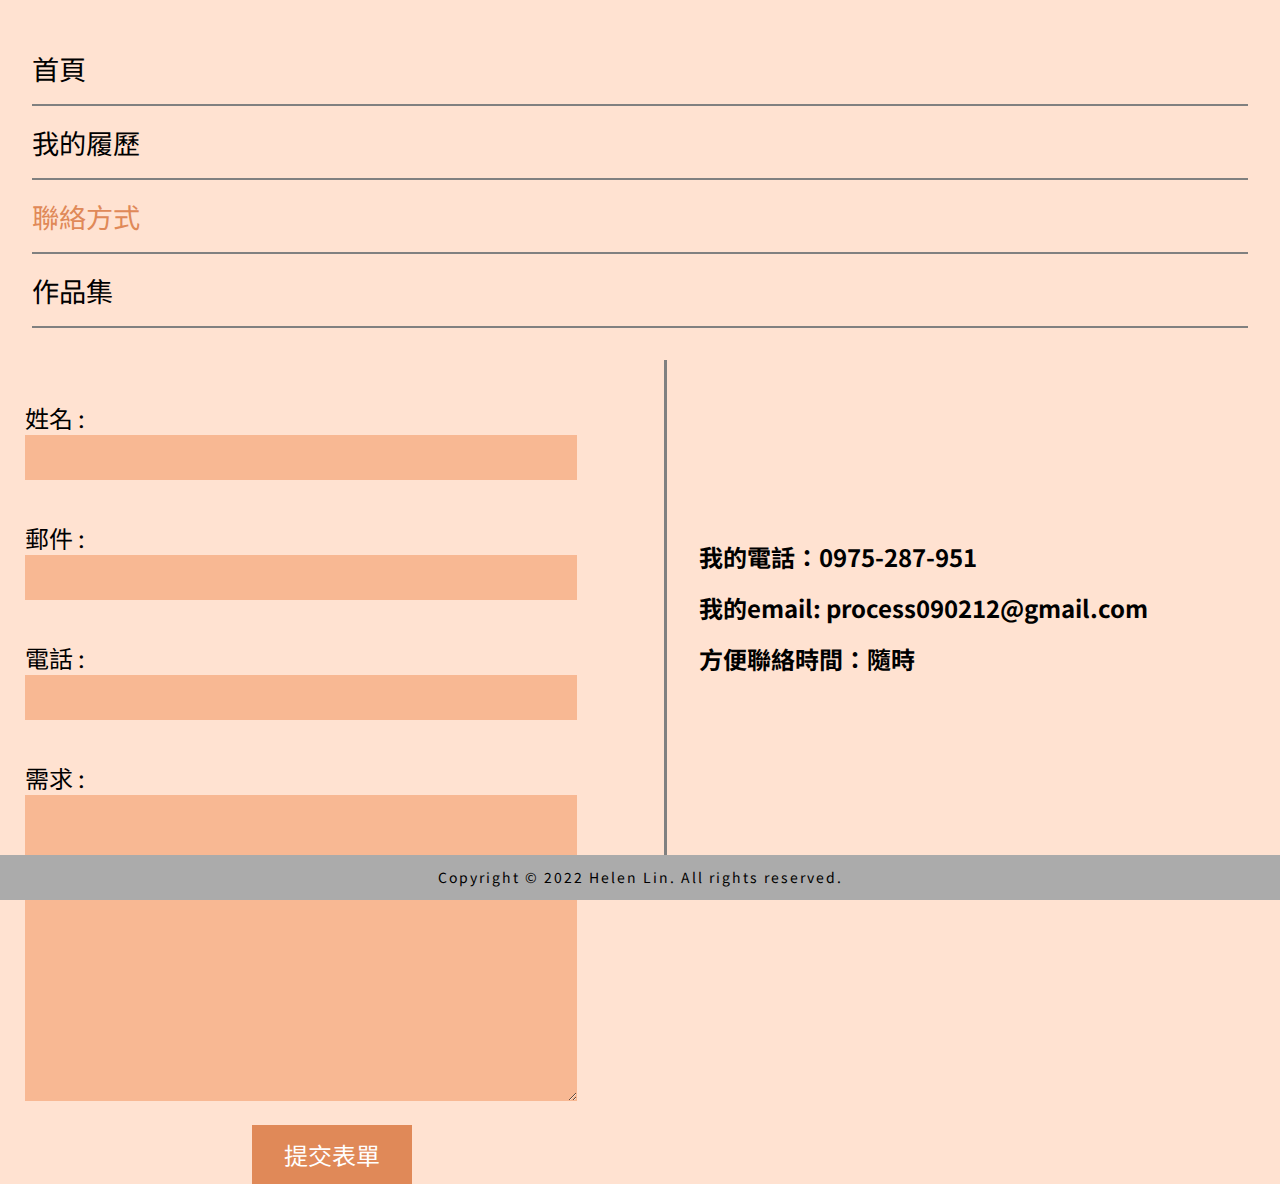
<file: contact.html>
<!DOCTYPE html>
<html lang="zh">
  <head>
    <meta charset="UTF-8" />
    <meta http-equiv="X-UA-Compatible" content="IE=edge" />
    <meta name="viewport" content="width=device-width, initial-scale=1.0" />
    <meta name="author" content="helen Lin" />
    <meta name="robots" content="index, follow" />
    <meta name="description" content="關於前端網頁的作品集" />
    <title>聯絡方式</title>
    <link rel="preconnect" href="https://fonts.googleapis.com" />
    <link rel="preconnect" href="https://fonts.gstatic.com" crossorigin />
    <link
      href="https://fonts.googleapis.com/css2?family=Noto+Sans+TC&display=swap"
      rel="stylesheet"
    />
    <link rel="stylesheet" href="./css/ianimation.css" />
    <link rel="stylesheet" href="./css/person.css" />
    <link rel="stylesheet" href="./css/all.css">
  </head>
  <body>
    <header>
      <nav>
        <ul>
          <li><a class="" href="./index.html">首頁</a></li>
          <li><a class="" href="./resume.html">我的履歷</a></li>
          <li><a class="active" href="./contact.html">聯絡方式</a></li>
          <li><a class="" href="./project.html">作品集</a></li>
        </ul>
      </nav>
    </header>

    <main>
      <section class="form">
        <form>
          <div>
            <label for="name">姓名 :</label> <input type="text" name="name" />
          </div>
          <div>
            <label for="email">郵件 :</label>
            <input type="email" name="email" />
          </div>
          <div>
            <label for="phone">電話 :</label>
            <input type="number" name="phone" />
          </div>
          <div>
            <label for="need">需求 :</label>
            <textarea name="need" id="need" rows="10"></textarea>
          </div>

          <button type="submit">提交表單</button>
        </form>
      </section>
      <div class="line"></div>
      <section class="contact">
        <div class="contact">
          <h2>我的電話：0975-287-951</h2>
          <h2>我的email: process090212@gmail.com</h2>
          <h2>方便聯絡時間：隨時</h2>
        </div>
      </section>
    </main>
          <!-- ig/line/fg icon -->
    <section class="icon" >
      <div>
        <a href="https://line.me/ti/p/TKOeGnWe6Z"><i class="fa-brands fa-line"></i></a>
        <a href="https://www.instagram.com/tiantian____/"><i class="fa-brands fa-instagram"></i></a>
        <a href="https://www.facebook.com/profile.php?id=100002166942580"><i class="fa-brands fa-facebook-messenger"></i></a>
      </div>
    </section>
    <footer>
      <p>Copyright © 2022 Helen Lin. All rights reserved.</p>
    </footer>
  </body>
</html>
</file>
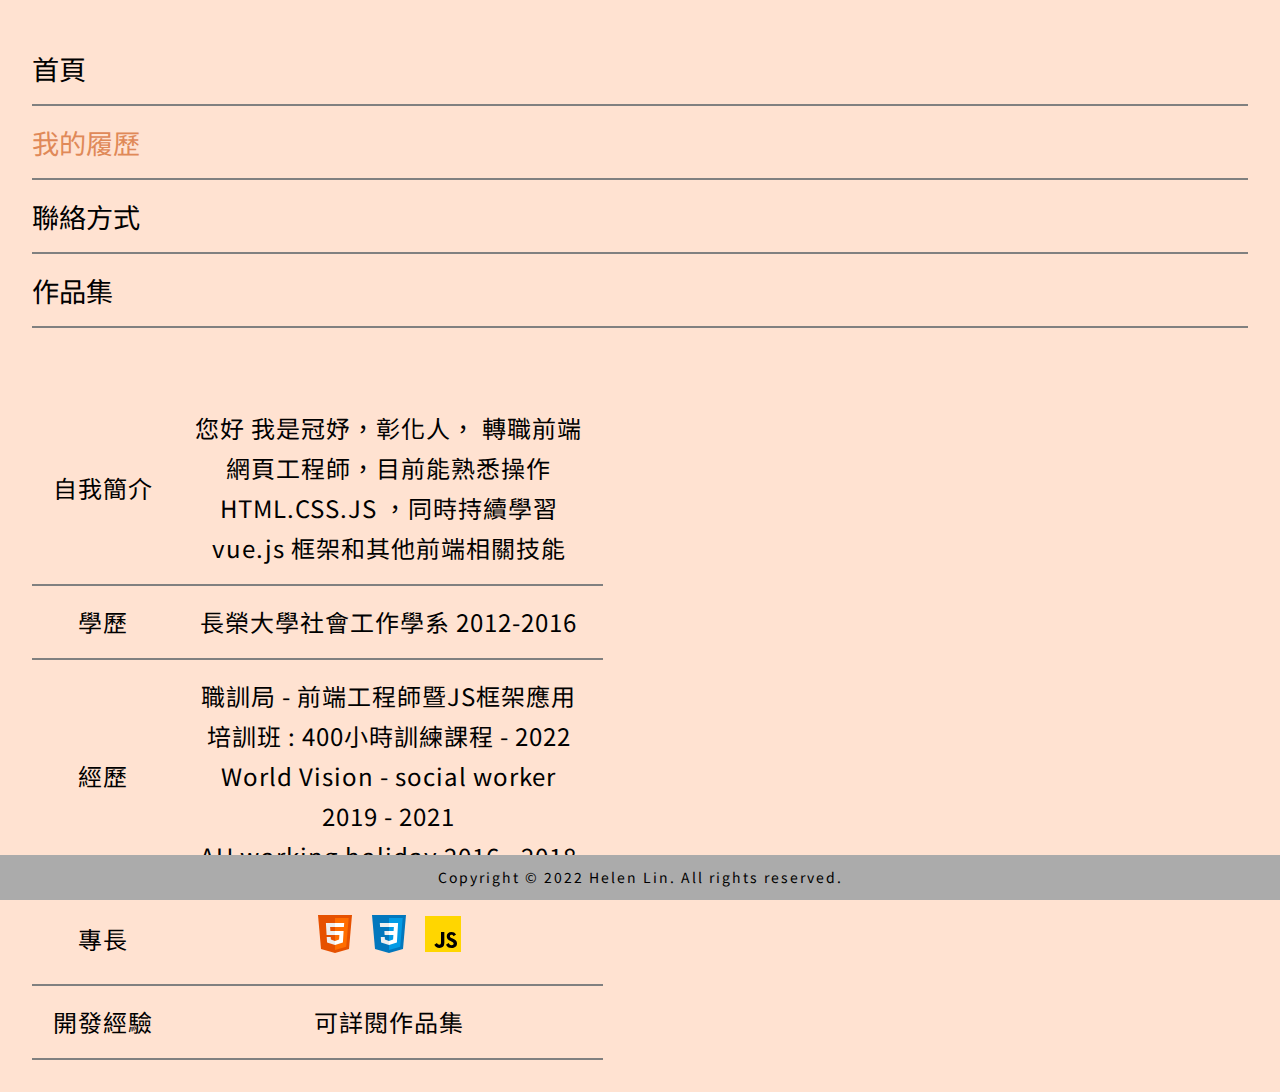
<file: resume.html>
<!DOCTYPE html>
<html lang="zh">
  <head>
    <meta charset="UTF-8" />
    <meta http-equiv="X-UA-Compatible" content="IE=edge" />
    <meta name="viewport" content="width=device-width, initial-scale=1.0" />
    <meta name="author" content="helen Lin" />
    <meta name="robots" content="index, follow" />
    <meta name="description" content="關於前端網頁的作品集" />
    <title>我的履歷</title>
    <link rel="preconnect" href="https://fonts.googleapis.com" />
    <link rel="preconnect" href="https://fonts.gstatic.com" crossorigin />
    <link
      href="https://fonts.googleapis.com/css2?family=Noto+Sans+TC&display=swap"
      rel="stylesheet"
    />
    <link rel="stylesheet" href="./css/person.css" />
    <link rel="stylesheet" href="./css/all.css" />
  </head>
  <body>
    <header>
      <nav>
        <ul>
          <li><a class="" href="./index.html">首頁</a></li>
          <li><a class="active" href="./resume.html">我的履歷</a></li>
          <li><a class="" href="./contact.html">聯絡方式</a></li>
          <li><a class="" href="./project.html">作品集</a></li>
        </ul>
      </nav>
    </header>

    <main>
      <section class="table">
        <table>
          <tr>
            <td style="width: 20%">自我簡介</td>
            <td style="width: 60%">您好 我是冠妤，彰化人，
              轉職前端網頁工程師，目前能熟悉操作HTML.CSS.JS
              ，同時持續學習 vue.js 框架和其他前端相關技能</td>
          </tr>
          <tr>
            <td>學歷</td>
            <td>長榮大學社會工作學系 2012-2016</td>
          </tr>
          <tr>
            <td>經歷</td>
            <td>
              <ul>
                <li>職訓局 - 前端工程師暨JS框架應用培訓班 : 400小時訓練課程 - 2022</li>
                <li>World Vision - social worker 2019 - 2021</li>
                <li>AU working holiday 2016 - 2018</li>
              </ul>
            </td>
          </tr>
          <tr>
            <td>專長</td>
            <td>
              <img src="./ICONS/icons8-html-5.svg" alt="" />
              <img src="./ICONS/icons8-css3.svg" alt="" />
              <img src="./ICONS/icons8-javascript.svg" alt="" />
            </td>
          </tr>
          <tr>
            <td>開發經驗</td>
            <td>可詳閱作品集</td>
          </tr>
        </table>
      </section>

      <section class="picture">
        <img src="./snowHouse.jpg" alt="" />
        <div class="orangeRect"></div>
      </section>
    </main>

    <!-- ig/line/fg icon -->
     <section class="icon">
      <div>
        <a href="https://line.me/ti/p/TKOeGnWe6Z"
          ><i class="fa-brands fa-line"></i
        ></a>
        <a href="https://www.instagram.com/tiantian____/"
          ><i class="fa-brands fa-instagram"></i
        ></a>
        <a href="https://www.facebook.com/profile.php?id=100002166942580"
          ><i class="fa-brands fa-facebook-messenger"></i
        ></a>
      </div>
    </section> 
    <footer>
      <p>Copyright © 2022 Helen Lin. All rights reserved.</p>
    </footer>
  </body>
</html>
</file>
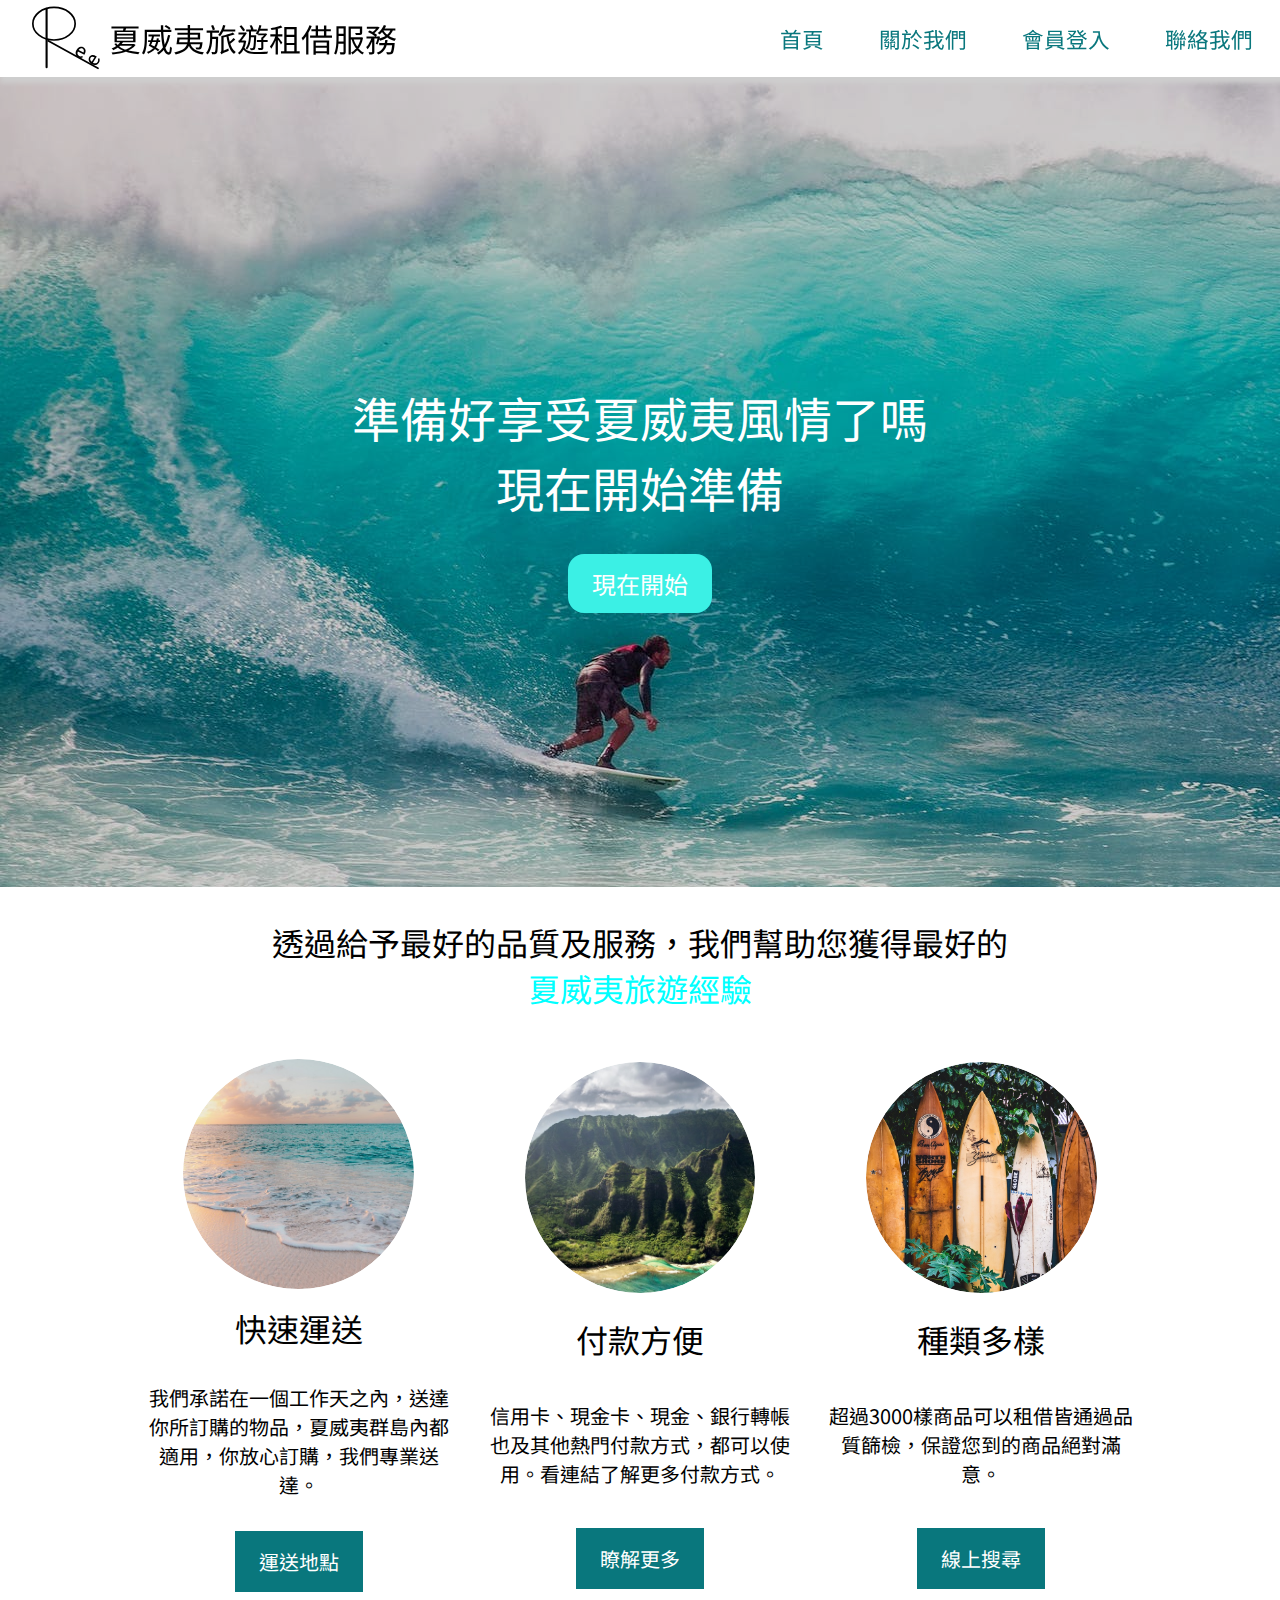
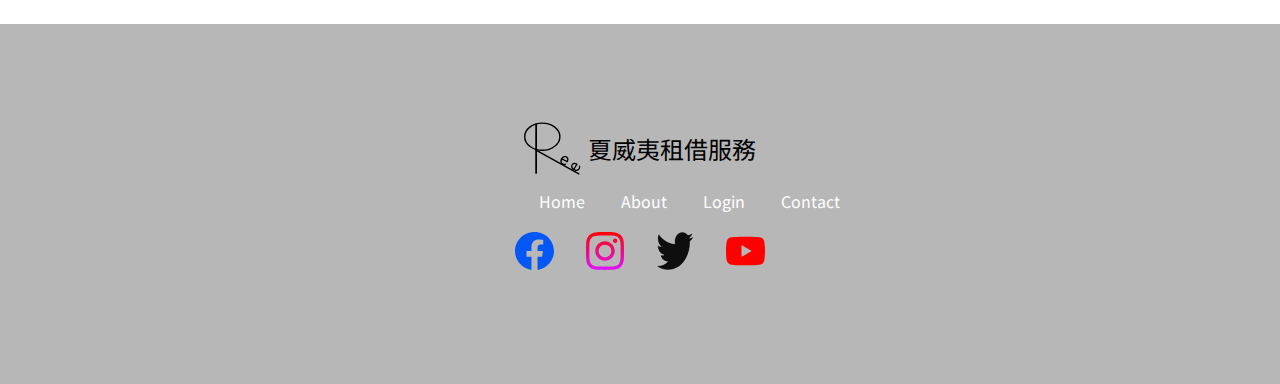
<file: 2.summer/summer.html>
<!DOCTYPE html>
<html lang="en">
  <head>
    <meta charset="UTF-8" />
    <meta http-equiv="X-UA-Compatible" content="IE=edge" />
    <title>夏威夷旅遊租借服務</title>
    <meta
      name="description"
      content="我們提供夏威夷租借服務，例如：衝浪板 車子 帳篷"
    />
    <meta name="robots" content="index ,follew" />

    <!-- google fonts 字體設定 -->
    <link rel="preconnect" href="https://fonts.googleapis.com" />
    <link rel="preconnect" href="https://fonts.gstatic.com" crossorigin />
    <link
      href="https://fonts.googleapis.com/css2?family=Noto+Sans+TC&display=swap"
      rel="stylesheet"
    />
    <!-- css -->
    <link rel="stylesheet" href="./sass/summer.css" />
  </head>
  <body>
    <!-- header -->
    <header>
      <div class="logo">
        <img src="./code-summer/Icons/black logo.svg" alt="logo" />
        <h1>夏威夷旅遊租借服務</h1>
      </div>
      <nav>
        <ul>
          <li><a href="">首頁</a></li>
          <li><a href="">關於我們</a></li>
          <li><a href="">會員登入</a></li>
          <li><a href="">聯絡我們</a></li>
        </ul>
      </nav>
    </header>

    <main>
      <!-- first page - backgroud image setting -->
      <section class="backImage">
        <div class="filter"></div>
        <h3>準備好享受夏威夷風情了嗎 <br />現在開始準備</h3>
        <button class="start">現在開始</button>
      </section>

      <!-- second page  -->
      <section class="pageTwo">
        <h2>
          透過給予最好的品質及服務，我們幫助您獲得最好的
          <br /><span style="color:aqua">夏威夷旅遊經驗</span>
        </h2>

        <!-- block => div
        inline => span -->
        <section class="cards">
          <div class="card">
            <div class="img-container">
              <img
                src="./code-summer/Pictures/sean-o-KMn4VEeEPR8-unsplash.jpg"
                alt=""
              />
            </div>
            <h4>快速運送</h4>
            <p>
              我們承諾在一個工作天之內，送達你所訂購的物品，夏威夷群島內都適用，你放心訂購，我們專業送達。
            </p>
            <a href="">運送地點</a>
          </div>
          <div class="card">
            <div class="img-container">
              <img
                src="./code-summer/Pictures/braden-jarvis-prSogOoFmkw-unsplash.jpg"
                alt=""/>
            </div>
            <h4>付款方便</h4>
            <p>
              信用卡、現金卡、現金、銀行轉帳也及其他熱門付款方式，都可以使用。看連結了解更多付款方式。
            </p>
            <a href="">瞭解更多</a>
          </div>
          <div class="card">
            <div class="img-container">
              <img
                src="./code-summer/Pictures/tatonomusic-FFCgotROOTY-unsplash.jpg"
                alt=""
              />
            </div>
            <h4>種類多樣</h4>
            <p>超過3000樣商品可以租借皆通過品質篩檢，保證您到的商品絕對滿意。</p>
            <a href="">線上搜尋</a>
          </div>
        </section>
      </section>
    </main>
    <footer>
      <section class="end">
        <div class="logo">
          <img src="./code-summer/Icons/black logo.svg" alt="" />
          <p>夏威夷租借服務</p>
        </div>
        <div class="nav">
          <ul>
            <li><a href=""></a>Home</li>
            <li><a href=""></a>About</li>
            <li><a href=""></a>Login</li>
            <li><a href=""></a>Contact</li>
          </ul>
        </div>
        <div class="icons">
          <a href=""
            ><img
              src="./code-summer/Icons/facebook.svg"
              alt="fb"
              title="臉書專頁"
          /></a>
          <a href=""
            ><img src="./code-summer/Icons/instagram.svg" alt="ig"
          /></a>
          <a href=""
            ><img src="./code-summer/Icons/twitter.svg" alt="twitter"
          /></a>
          <a href=""
            ><img src="./code-summer/Icons/youtube.svg" alt="youtube"
          /></a>
        </div>
      </section>
    </footer>
  </body>
</html>
</file>
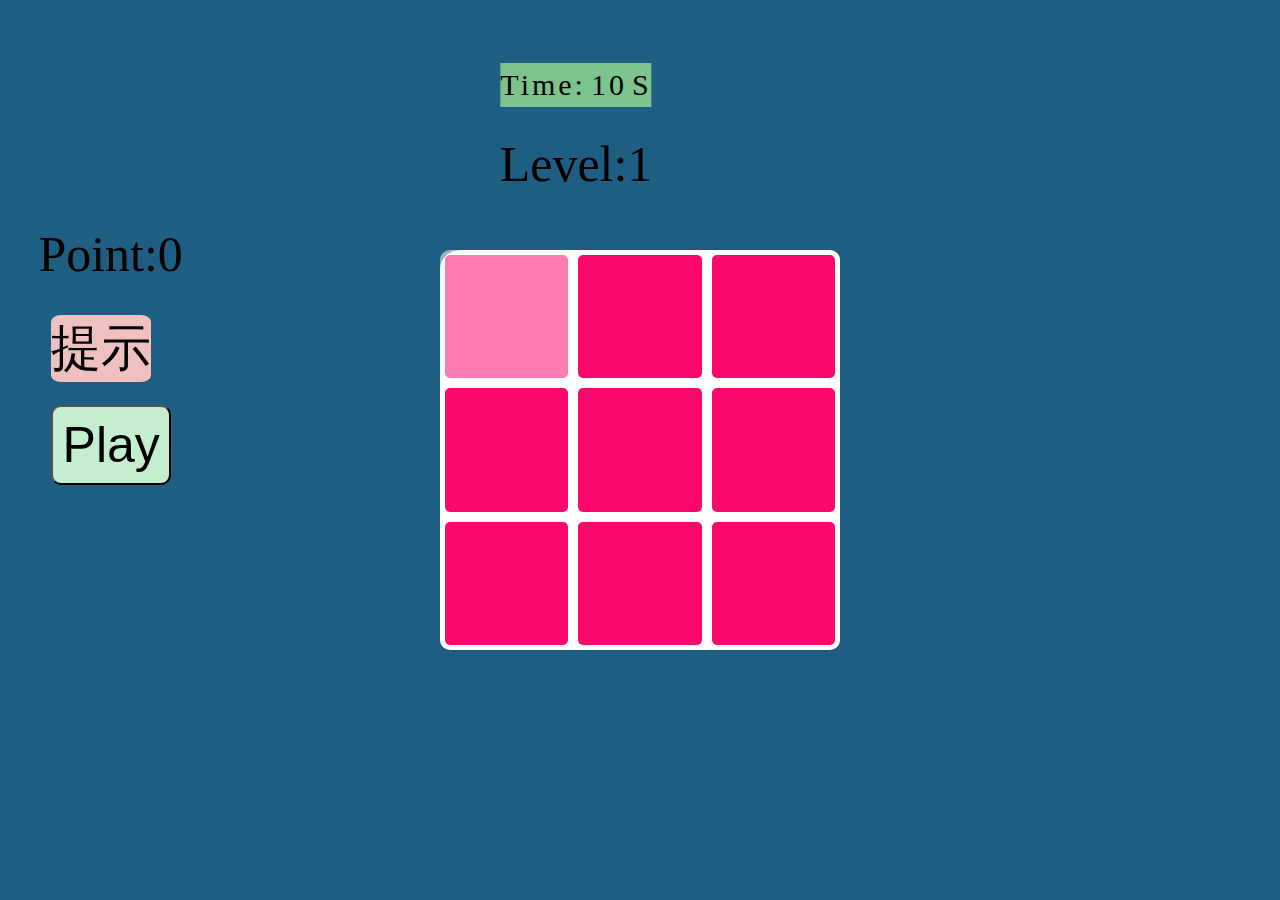
<file: 4.color game/colorGameBox.html>
<!DOCTYPE html>
<html lang="en">
  <head>
    <meta charset="UTF-8" />
    <meta http-equiv="X-UA-Compatible" content="IE=edge" />
    <meta name="viewport" content="width=device-width, initial-scale=1.0" />
    <title>Document</title>

    <style>
      * {
        box-sizing: border-box;
      }

      body {
        margin: 0;
        padding: 0;
        background-color: rgb(31, 94, 131);
        display: flex;
        justify-content: center;
        align-items: center;
        height: 100vh;
      }

      #point,
      #test,
      #level {
        border-radius: 10%;
        font-size: 50px;
        /* 無法選取其文字 預設為：text /點擊全選為：all */
        user-select: none;
        text-align: center;
        position: absolute;
      }

      #point {
        top: 25%;
        left: 3%;
      }

      #test {
        top: 35%;
        left: 4%;
        background-color: rgb(238, 192, 192);
      }

      #level {
        top: 15%;
        left: 45%;
        transform: translate(-50%);
      }
      .boxes {
        width: 400px;
        height: 400px;
        background-color: #fff;
        border-radius: 5%;
        display: flex;
        justify-content: center;
        flex-wrap: wrap;
      }

      .box {
        width: 50%;
        height: 50%;
        background-color: rgb(145, 226, 221);
        border: 5px white solid;
        border-radius: 10px;
      }

      .answer-box {
        opacity: 0.5;
      }

      .time-area {
        display: flex;
        justify-content: center;
        align-items: center;
        margin-right: 10px;
        font-size: 30px;
        letter-spacing: 3px;
        background-color: #7dc38e;
        left: 45%;
        transform: translate(-50%);
        top: 7%;
      }
      .time-area div {
        padding: 5px;
      }
      .start-btn {
        background-color: #c5edd0;
        left: 4%;
        border-radius: 10px;
        top: 45%;
        width: 120px;
        height: 80px;
        font-size: 50px;
        font-weight: 500;
      }
      .start-btn,
      .time-area {
        position: absolute;
      }
    </style>
  </head>
  <body>
    <div class="boxes"></div>
    <div id="level">Level:1</div>
    <div id="point">Point:0</div>
    <div id="test">提示</div>
    <div class="time-area">
      Time:
      <div class="time">10</div>
      S
    </div>
    <button class="start-btn btn">Play</button>

    <!-- //任務
        //Level 1:過第一關
        //Level 2:過第二關
        //Level 3:過第三關
        //Level 4:一直玩下去,至少玩10關
        //Level 5:非常完整(不包含程式碼完美) -->
    <script>
      // 設定倒數的秒數
      let time = 10;
      let timeSub = document.querySelector(".time");
      let start = document.querySelector(".start-btn");

      start.addEventListener("click", function () {
        game();
        setInterval(function () {
          if (time == 0) {
            alert("Game Over");
            time = 10;
            // 頁面自動刷新語法
            parent.location.reload();
          } else {
            time--;
            timeSub.innerHTML = time;
          }
        }, 1000);
      });
      const a = 256;
      let level = 1;
      let size;
      let color;
      let answer;
      let p = 0 //定義point的起始值
      let n = 2 //定義level的起始值
      let boxAll = document.querySelector(".boxes");

      game();
      function game() {
        // level++; 0+1...
        n++;
        let size = 100 / n; //每一關的寬高定義
        let color = `rgb(${Math.floor(Math.random() * a)},${Math.floor(
          Math.random() * a
        )},${Math.floor(Math.random() * a)})`;

        answer = Math.floor(Math.random() * level ** 2);
        //隨機出答案

        boxAll.innerHTML = ""; //清空

        for (let i = 0; i < n** 2; i++) {
          boxAll.innerHTML += `<div class = 'box' style =' width:${size}%; height:${size}%;background-color:${color};'></div>`;
        }

        boxSmallAll = document.querySelectorAll(".box");
        //設置答案盒子

        boxSmallAll[answer].classList.add("answer-box"); //將.answer-box加入 原來class
        //變更opacity,使難度增加
        boxSmallAll[answer].style.opacity = `${0.5 + n * 0.01}`;
        //找答案盒子
        let answerBox = document.querySelector(".answer-box");

        answerBox.addEventListener("click", function () {
          //將答案盒子設置監聽事件 =>如果被按了就會知道答案
          alert("我是答案 ! ");

          answerBox.addEventListener('click',function(){
              let oscore = document.querySelector('#point');
              let olevel = document.querySelector('#level');
              p++;
              if(p%4 === 0){
                  n++;
              }
              oscore.innerHTML = 'Point:' + '' + p ;

              olevel.innerHTML = 'Level:'+''+ n ;
              game();;
          })  
        });
      }
    </script>
  </body>
</html>
</file>
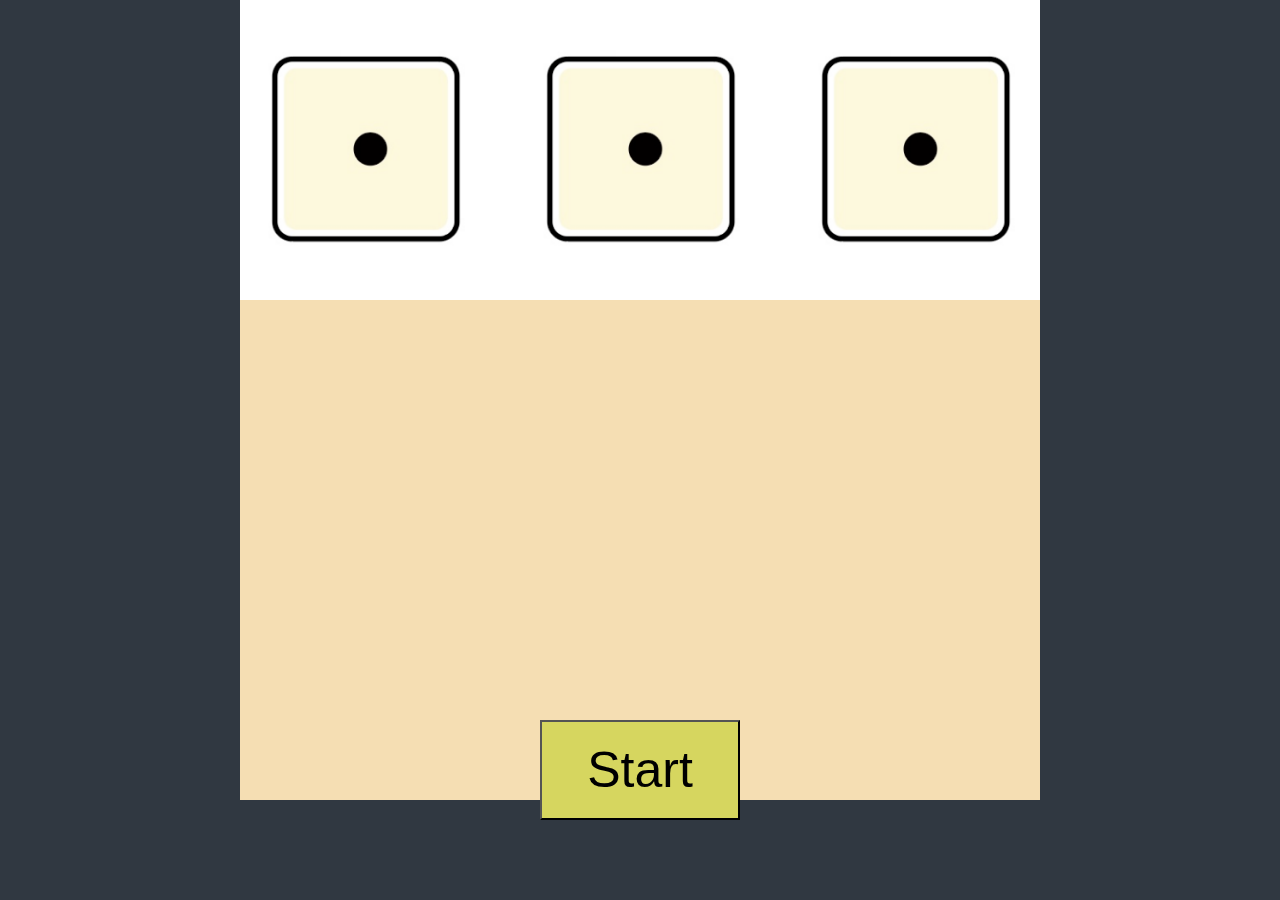
<file: 5.dice/dice.html>
<!DOCTYPE html>
<html lang="en">
<head>
    <meta charset="UTF-8">
    <meta http-equiv="X-UA-Compatible" content="IE=edge">
    <meta name="viewport" content="width=device-width, initial-scale=1.0">
    <title>Document</title>
</head>
<style>
    *{
            box-sizing: border-box;
            font-family: 'Segoe UI','Microsoft JhengHei',"Helvetica Neue",Helvetica,Arial,sans-serif;
        }
        body{
            margin: 0;
            padding: 0;
            background-color: #303841;
        }
        .box{
            margin: 0 auto;
            width: 800px;
            height: 600px;
            background-color: #fff;
            display: flex;
            justify-content: space-between;
            flex-wrap: wrap;
        }
        .dice{
            width: 250px;
            height: 300px;
            display: flex;
            justify-content: center;
            align-items: center;
        }
        .start{
            position: absolute;
            width: 200px;
            height: 100px;
            background-color: rgb(214, 214, 95);
            font-size: 50px;
            top: 80%;
            left: 50%;
            transform: translate(-50%);
        }
        .box2{
            display: flex;
            width: 800px;
            height: 500px;
            background-color: wheat;
            flex-direction: row;
            justify-content: space-between;
            align-items: center;
        }
        .result{
            display: flex;
            justify-content: space-between;
            flex-wrap: wrap;
            font-size: 30px;
            width: calc(100% / 3);
            margin: 0 auto;
            }
</style>
<body>
    <div class="box">
        <div class="dice"><img id="dice_imgF" src="./img/1.png" width="200px" height="200px" alt=""></div>
        <div class="dice"><img id="dice_imgS" src="./img/1.png" width="200px" height="200px" alt=""></div>
        <div class="dice"><img id="dice_imgT" src="./img/1.png" width="200px" height="200px" alt=""></div>
        <div class="box2">
            <div class="result"></div>
        </div>
    </div>
    <button class="start">Start</button>

    <script>
        let Bdice = document.querySelectorAll('.dice')
        let Dice = document.querySelector('#dice_imgF')
        let DiceS = document.querySelector('#dice_imgS')
        let DiceT = document.querySelector('#dice_imgT')
        let Sbtn = document.querySelector('.start')
        let Res = document.querySelector('.result')

        Sbtn.addEventListener('click',function(){
            i= 0;
            Res.innerHTML = ""
            do{
                i++
                if(i==10){
                    break
                }
                roll = Math.floor(Math.random()*6)+1;
                console.log(roll);
                rollS = Math.floor(Math.random()*6)+1;
                console.log(rollS);
                rollT = Math.floor(Math.random()*6)+1;
                console.log(rollT);
                
                Dice.src= `./img/${roll}.png`;
                // console.log(Dice);
                DiceS.src= `./img/${rollS}.png`;
                // console.log(DiceS);
                DiceT.src= `./img/${rollT}.png`;
                // console.log(DiceT);
                console.log("第"+i+"次");
                Res.innerHTML += `<div class="result">${roll}</div>` +`<div class="result">${rollS}</div>` +`<div class="result">${rollT}</div>`;
            }while(Dice.src != DiceS.src || Dice.src != DiceT.src || DiceS.src != DiceT.src)
        })
    </script>
</body>
</html>
</file>
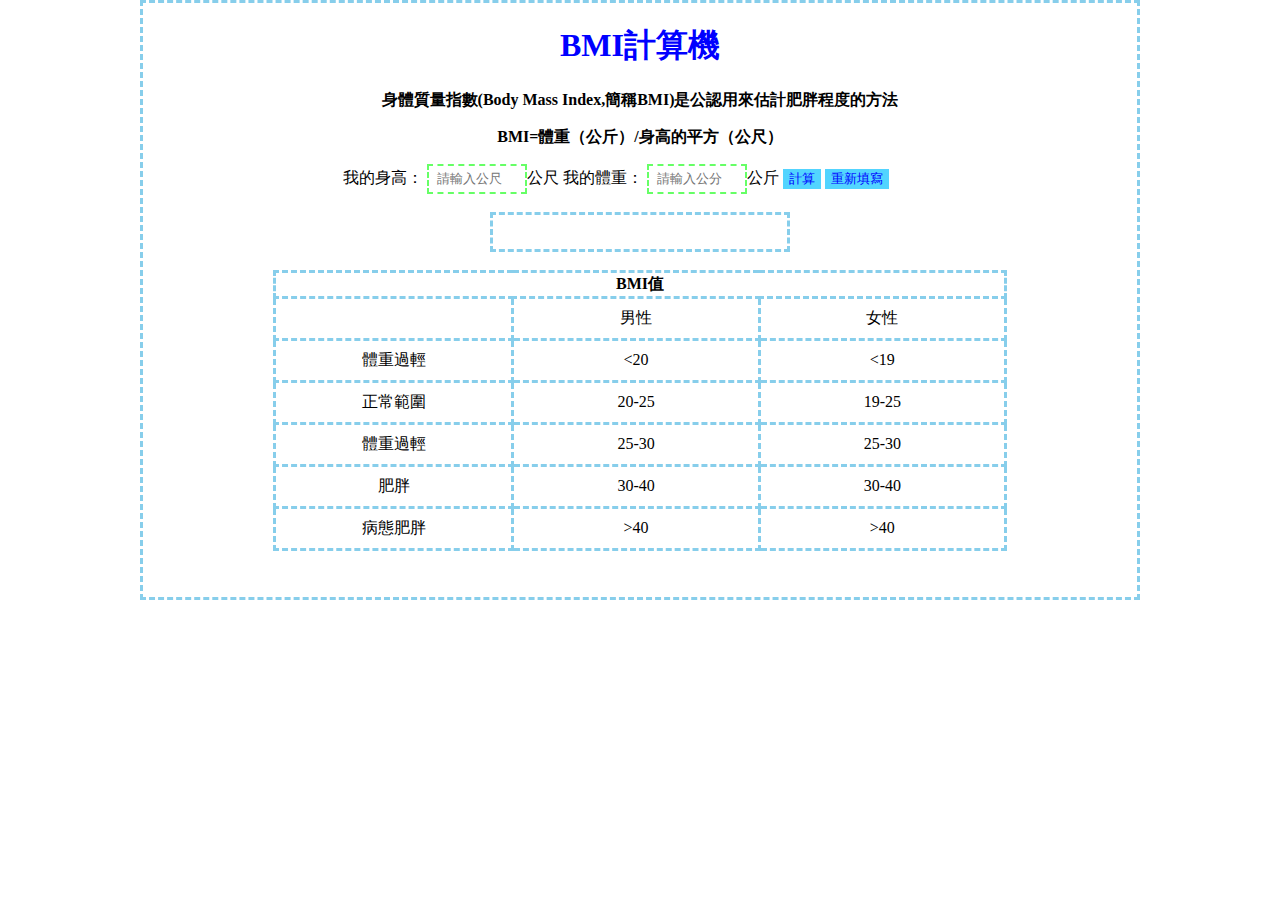
<file: 8.BMI /BMI.html>
<!DOCTYPE html>
<html lang="en">
<head>
    <meta charset="UTF-8">
    <meta http-equiv="X-UA-Compatible" content="IE=edge">
    <meta name="viewport" content="width=device-width, initial-scale=1.0">
    <title>BMI計算機</title>
    <link rel="stylesheet" href="./BMI.css">
</head>
<body>
    <div class="container">
        <h1>BMI計算機</h1>
        <p>身體質量指數(Body Mass Index,簡稱BMI)是公認用來估計肥胖程度的方法</p>
        <p>BMI=體重（公斤）/身高的平方（公尺）</p>
        <div id="main">
            
        <label for="height">我的身高：</label>
        <input id="height" type="number" placeholder="請輸入公尺"  >公尺
        <label for="weight">我的體重：</label>
        <input id="weight" type="number" placeholder="請輸入公分" min="20.00" max="180.00">公斤
        <button id="calc">計算</button>
        <button id="reset">重新填寫</button>
   
        </div>
        <br>
        <div id="result"></div> 
        <br>
        <table>
             <tr><th colspan="3">BMI值</th></tr>
            <tr>
                <td></td>
                <td>男性</td>
                <td>女性</td>
            </tr>
            <tr><td>體重過輕</td>
                <td><20</td>
                <td><19</td>
            </tr>
            <tr><td>正常範圍</td>
                <td>20-25</td>
                <td>19-25</td>
            </tr>
            <tr><td>體重過輕</td>
                <td>25-30</td>
                <td>25-30</td>
            </tr>
            <tr><td>肥胖</td>
                <td>30-40</td>
                <td>30-40</td>
            </tr>
            <tr><td>病態肥胖</td>
                <td>>40</td>
                <td>>40</td>
            </tr>
        </table>
    </div>

    <script>
        var weight = document.querySelector('#weight');
        var height = document.querySelector('#height');
        var calc = document.querySelector('#calc');
        var reset = document.querySelector('#reset')
        var result = document.querySelector('#result')

        console.log(weight,height,calc,reset,result);
        
        //老師的寫法
        //calc.addEventListener("click"(){
             // 當沒東西存在時，期值為null，null就是空的意思。
            //let x = null 
            //console.log('x=>,x=='')

            //var height = height.value;
            //var weight = weight.value;

            //!height =不存在height  ；!weight =不存在weight
            //if(!height || !weight){
                //alert('請輸入身高及體重!');return
            
            //let sum = weight / ((height /100)**2);
            //result.innerHTML = sum.toFixed(2);

    

        calc.addEventListener('click',function(){
            var sum =(weight.value * 1 / height.value* 1 );
            
            var fatter='';

        if(sum >= 40){fatter='病態肥胖';}
        else if(sum >= 30){fatter='肥胖';}
        else if(sum >= 25){fatter='體重過輕';}
        else if(sum >= 20){rfatter='正常範圍';}
        else{fatter='體重過輕';}

        result.innerHTML = sum.toFixed(2)+','+fatter;
        })

    // 清空表格內容
        reset.addEventListener('click',function(){
        var sum='';
        result.innerHTML = "";
        weight.value="";
        height.value="";

         })

        // var weight = document.getElementById("#weight") ;
        // var height = document.getElementById("#height") 

        // var reset = document.getElementById("#reset") 

        // function reset{
        //     var str = "";



    </script>
 
</body>
</html>
</file>
<file: css/ianimation.css>
div.animation{
    width: 100vw;
    height: 100vh;
    background-color: #dba789;
    position: fixed;
    top: 0%;
    z-index: 10 ;

    display: flex;
    justify-content: center;
    align-items: center;
}

#first{
    stroke-dasharray:509;
    stroke-dashoffset: 509;
    animation: fadeInside 0.8s ease-in forwards
}

#second{
    stroke-dasharray:413;
    stroke-dashoffset: 413;
    animation: fadeInside 0.8s ease-in forwards 0.3s
}

#thired{
    stroke-dasharray:222;
    stroke-dashoffset: 222;
    animation: fadeInside 0.8s ease-in forwards 0.6s
}

#forth{
    stroke-dasharray:413;
    stroke-dashoffset: 413;
    animation: fadeInside 0.8s ease-in forwards 0.9s
}

#five{stroke-dasharray:370;
    stroke-dashoffset: 370;
    animation: fadeInside 0.8s ease-in forwards 1.2s}

#six{stroke-dasharray:308;
    stroke-dashoffset: 308;
    animation: fadeInside 0.8s ease-in forwards 1.5s}

#seven{stroke-dasharray:238;
    stroke-dashoffset: 238;
    animation: fadeInside 0.8s ease-in forwards 1.8s}

#eight{stroke-dasharray:370;
    stroke-dashoffset: 370;
    animation: fadeInside 0.8s ease-in forwards 2.1s}

#nine{stroke-dasharray:1385;
    stroke-dashoffset: 1385;
    animation: fadeInside 0.8s ease-in forwards 0.3s}

#ten{stroke-dasharray:1132;
    stroke-dashoffset: 1132;
    animation: fadeInside 0.8s ease-in forwards 0.7s}

#eleven{stroke-dasharray:1173;
    stroke-dashoffset: 1173;
    animation: fadeInside 0.8s ease-in forwards 1.1s}

#tweleven{stroke-dasharray:1388;
    stroke-dashoffset: 1388;
    animation: fadeInside 0.8s ease-in forwards 1.5s}

#thirteen{
    stroke-dasharray:605;
    stroke-dashoffset: 605;
    animation: fadeInside 0.8s ease-in forwards 1.9s
}

#forteen{
    stroke-dasharray:1283;
    stroke-dashoffset: 1283;
    animation: fadeInside 0.8s ease-in forwards 2.3s
}

#fiveteen{
    stroke-dasharray:1000;
    stroke-dashoffset: 1000;
    animation: fadeInside 0.8s ease-in forwards 2.7s
}

svg{
    animation: fill 2s ease-in forwards 2.4s;
}


@keyframes fadeInside{
    to{
        stroke-dashoffset:0px ;
    }
}

/* transparent 透明 */

@keyframes fill{ 
from{
    fill:transparent;
}
to{
    fill:white;
}}
</file>
<file: css/person.css>
* {
  padding: 0;
  margin: 0;
  box-sizing: border-box;
  font-family: "Noto Sans TC", sans-serif;
}

body {
  position: relative;
  width: 100vw;
  height: 100vh;
  background-color: #ffe2d1;
}

.orange {
  position: absolute;
  top: 0;
  right: 0;
  z-index: -1;
  width: 50vw;
  height: 100%;
}

header nav {
  width: 100%;
}
header nav ul {
  width: 80%;
  display: flex;
  list-style: none;
  justify-content: space-around;
  padding: 2rem;
}
header nav ul li {
  font-size: 1.7rem;
}
header nav ul li a {
  color: black;
  text-decoration: none;
  width: 10vw;
  height: 10vw;
}
header nav ul li a:hover {
  font-size: 1.8rem;
  opacity: 0.4;
  color: rgb(102, 102, 102);
}

main {
  display: flex;
  flex-wrap: wrap;
}
main section.left {
  flex: 3 1 500px;
  margin: 80px;
}
main section.left h1 {
  font-size: 3rem;
  color: #e88;
  margin-bottom: 20px;
}
main section.left p {
  font-size: 1.5rem;
  padding: 1rem 0rem;
  text-indent: 3rem;
  letter-spacing: 0.2rem;
  line-height: 3.5rem;
}
main section.right {
  flex: 1 1 600px;
  position: relative;
}
main section.right img.myPic {
  width: 18vw;
  height: 18vw;
  border-radius: 50%;
  position: absolute;
  top: 20vh;
  right: 4vw;
  transform: translate(-50%);
}
main section.table {
  flex: 3 1 500px;
  padding: 2rem;
}
main section.table table {
  border-collapse: collapse;
  font-size: 1.5rem;
}
main section.table table tr {
  border-bottom: 2px solid gray;
  transition: all 0.2s ease;
}
main section.table table tr td {
  padding: 1rem;
  text-align: center;
  letter-spacing: 1px;
  line-height: 2.5rem;
}
main section.table table tr td ul {
  list-style: none;
}
main section.table table tr:hover {
  background-color: rgb(236, 151, 127);
}
main section.picture {
  flex: 1 1 600px;
}
main section.picture img {
  width: 25vw;
  height: 35vw;
  position: absolute;
  top: 180px;
  right: 180px;
}
main section.picture div.orangeRect {
  width: 30vw;
  height: 40vw;
  background-color: #e08958;
  position: absolute;
  top: 200px;
  right: 200px;
  z-index: -1;
}
main section.form {
  flex: 1 1 500px;
  margin: 0 25px;
}
main section.form form {
  height: 55vh;
  display: flex;
  flex-direction: column;
}
main section.form form div {
  margin-top: 2.5rem;
}
main section.form form div label {
  font-size: 1.5rem;
  margin-right: 1rem;
}
main section.form form div input, main section.form form div textarea {
  background-color: #f8b893;
  color: white;
  font-size: 1.25rem;
  padding: 0.5rem 0.25rem;
  border: none;
  width: 90%;
}
main section.form form div textarea {
  vertical-align: top;
}
main section.form form button {
  margin-top: 1.5rem;
  align-self: center;
  width: 10rem;
  background-color: #e08958;
  color: white;
  border: none;
  cursor: pointer;
  padding: 0.75rem 1.5rem;
  font-size: 1.5rem;
}
main div.line {
  background-color: gray;
  width: 3px;
}
main section.contact {
  flex: 1 1 500px;
  display: flex;
  align-items: center;
  padding: 2rem;
}
main section.contact div.contact h2 {
  margin: 1rem 0rem;
}
main section.project {
  width: 100vw;
  height: 55vh;
}
main section.project #boxes {
  width: 85%;
  height: 50%;
  margin: auto;
}
main section.project #boxes div {
  display: flex;
  flex-wrap: nowrap;
  align-content: space-around;
  justify-content: center;
}
main section.project #boxes .box {
  position: relative;
  margin: 40px;
  flex-direction: column;
  justify-content: end;
}
main section.project #boxes .box a {
  text-decoration: none;
}
main section.project #boxes .box a h3 {
  color: black;
  text-align: center;
  font-size: 1.5rem;
  margin: 20px;
  letter-spacing: 2px;
}
main section.project #boxes .box p {
  display: none;
  color: rgb(255, 255, 255);
  font-size: 1.2rem;
  letter-spacing: 0.5rem;
}
main section.project #boxes .box:hover {
  background-color: rgb(172, 172, 172);
}
main section.project #boxes .box:hover p {
  display: block;
}

section.icon {
  position: relative;
}
section.icon div {
  position: absolute;
  display: flex;
  flex-direction: column;
  padding: 20px;
}
section.icon div a {
  color: black;
  font-size: 3.5rem;
}

footer {
  background-color: rgb(171, 171, 171);
  width: 100%;
  height: 5vh;
  position: absolute;
  bottom: 0%;
}
footer p {
  text-align: center;
  letter-spacing: 8px;
  font-size: 1.2rem;
  line-height: 5vh;
}

.active {
  color: #e08958;
}

@media screen and (max-width: 1280px) {
  header nav ul {
    width: 100%;
    flex-direction: column;
  }
  header nav ul li {
    padding: 1rem 0rem;
    border-bottom: 2px solid gray;
  }
  main section.right {
    display: flex;
    justify-content: center;
    align-items: center;
  }
  main section.right img.myPic {
    transform: none;
    width: 20vw;
    height: 20vw;
    top: -60vh;
    left: 65%;
  }
  main section.picture {
    display: flex;
    justify-content: center;
    align-items: center;
  }
  main section.picture img {
    width: 55vw;
    height: 70vw;
  }
  main section.picture div.orangeRect {
    display: none;
  }
  section.picture img {
    display: none;
  }
  section.icon {
    display: none;
  }
}
footer {
  position: fixed;
}
footer p {
  font-size: 14px;
  letter-spacing: 2px;
}

@media screen and (max-width: 1024px) {
  header nav ul {
    width: 100%;
    flex-direction: column;
  }
  header nav ul li {
    padding: 1rem 0rem;
    border-bottom: 2px solid gray;
  }
  main section.right {
    display: flex;
    justify-content: center;
    align-items: center;
  }
  main section.right img.myPic {
    transform: none;
    width: 20vw;
    height: 20vw;
    top: -95vh;
    left: 65%;
  }
  main section.picture {
    display: flex;
    justify-content: center;
    align-items: center;
  }
  main section.picture img {
    width: 55vw;
    height: 70vw;
  }
  main section.picture div.orangeRect {
    display: none;
  }
  section.picture img {
    display: none;
  }
  section.contact .contact {
    padding: 16rem;
  }
  footer {
    position: fixed;
  }
  footer p {
    font-size: 14px;
    letter-spacing: 2px;
  }
}
@media screen and (max-width: 375px) {
  main {
    width: 100%;
  }
  main section.left {
    width: 100%;
    margin: 15px;
  }
  main section.left p {
    font-size: 1rem;
    line-height: 2.5rem;
  }
  main section.right img {
    display: none;
  }
  main section.table table tr td {
    font-size: 1rem;
    line-height: 2.5rem;
  }
  main section.form form {
    display: none;
  }
  main section.contact .contact {
    padding: 0%;
  }
  main section.contact .contact h2 {
    font-size: 1.2rem;
    padding: 0rem;
  }
  main section.project {
    width: 100%;
  }
  main section.project #boxes {
    width: 100%;
  }
  main section.project #boxes div {
    display: flex;
    flex-direction: column;
    flex-wrap: wrap;
  }
  main section.project #boxes div .box {
    flex-direction: column;
  }
  footer {
    position: fixed;
  }
  footer p {
    font-size: 12px;
    letter-spacing: 2px;
  }
}/*# sourceMappingURL=person.css.map */
</file>
<file: 2.summer/sass/summer.css>
* {
  padding: 0;
  margin: 0;
  box-sizing: border-box;
  font-family: "Noto Sans TC", sans-serif;
}

h1, h2, h3, h4, h5, h6 {
  font-weight: normal;
}

header {
  display: flex;
  align-items: center;
  flex-wrap: wrap;
  position: -webkit-sticky;
  position: sticky;
  top: 0;
  background: white;
  z-index: 3;
  box-shadow: 3px 3px 5px 3px rgb(206, 206, 206);
}
header div.logo {
  display: flex;
  flex: 5 1 400px;
  margin-left: 2rem;
  align-items: center;
}
header div.logo img {
  width: 6vw;
  height: 6vw;
}
header nav {
  flex: 2 1 400px;
}
header nav ul {
  display: flex;
  list-style-type: none;
  justify-content: space-around;
}
header nav ul li a {
  color: #09777d;
  text-decoration: none;
  font-size: 1.35rem;
}

main section.backImage {
  min-height: 90vh;
  width: 100%;
  background-image: url("../code-summer/Pictures/pexels-photo-416676.jpeg");
  background-position: cover;
  background-repeat: no-repeat;
  position: relative;
  z-index: 0;
  display: flex;
  justify-content: center;
  align-items: center;
  flex-direction: column;
  text-align: center;
}
main section.backImage div.filter {
  background-color: rgba(0, 0, 0, 0.2);
  min-height: 90vh;
  width: 100%;
  position: absolute;
  top: 0;
  z-index: -1;
}
main section.backImage h3 {
  font-size: 3rem;
  color: white;
  margin: 2rem;
}
main section.backImage button.start {
  background-color: #3bf0e5;
  padding: 0.75rem 1.5rem;
  font-size: 1.5rem;
  color: white;
  border: none;
  border-radius: 1rem;
  cursor: pointer;
}
main section.pageTwo {
  display: flex;
  flex-direction: column;
  align-items: center;
  text-align: center;
}
main section.pageTwo h2 {
  font-size: 2rem;
  margin: 2rem 1rem;
}
main section.pageTwo section.cards {
  width: 80%;
  min-height: 60vh;
  display: flex;
  text-align: center;
  flex-wrap: wrap;
}
main section.pageTwo section.cards div.card {
  display: flex;
  flex-direction: column;
  align-items: center;
  justify-content: space-around;
  padding: 1rem;
  flex: 1 1 300px;
}
main section.pageTwo section.cards div.card div.img-container {
  width: 18vw;
  height: 18vw;
  border-radius: 50%;
  overflow: hidden;
}
main section.pageTwo section.cards div.card div.img-container img {
  width: 18vw;
  height: 18vw;
  border-radius: 50%;
  transition: all 0.2s;
}
main section.pageTwo section.cards div.card div.img-container img:hover {
  transform: scale(1.2);
}
main section.pageTwo section.cards div.card h4 {
  font-size: 2rem;
  margin: 1rem 0rem;
}
main section.pageTwo section.cards div.card p {
  font-size: 1.25rem;
  margin: 1rem 0rem;
}
main section.pageTwo section.cards div.card a {
  background-color: #09777d;
  color: white;
  text-decoration: none;
  padding: 1rem 1.5rem;
  margin: 1rem 0rem;
  font-size: 1.25rem;
}

footer {
  min-height: 40vh;
  background-color: rgb(183, 183, 183);
  display: flex;
  flex-direction: column;
  align-items: center;
  justify-content: space-around;
}
footer section.end {
  display: flex;
  justify-content: center;
  align-items: center;
  flex-direction: column;
  text-align: center;
  padding: 5rem 0;
}
footer section.end div.logo {
  display: flex;
  align-items: center;
}
footer section.end div.logo img {
  width: 5vw;
  height: 5vw;
}
footer section.end div.logo p {
  font-size: 1.5rem;
}
footer section.end div.nav {
  width: 80%;
}
footer section.end div.nav ul {
  display: flex;
  list-style-type: none;
  width: 100%;
  justify-content: space-around;
  flex-wrap: nowrap;
}
footer section.end div.nav ul li {
  color: white;
  margin: 2px;
}
footer section.end div.nav ul li a {
  text-decoration: none;
  font-size: 1.35rem;
  margin: 1rem 1rem;
}
footer section.end div.icons {
  display: flex;
}
footer section.end div.icons img {
  width: 3vw;
  height: 3vw;
  margin: 1rem 1rem;
}

/* width */
::-webkit-scrollbar {
  width: 12px;
}

/* Track */
::-webkit-scrollbar-track {
  background: #f1f1f1;
}

/* Handle */
::-webkit-scrollbar-thumb {
  background: #888;
}

/* Handle on hover */
::-webkit-scrollbar-thumb:hover {
  background: #555;
}

@media screen and (max-width: 700px) {
  main section.pageTwo section.cards div.card img {
    width: 40vw;
    height: 40vw;
  }
}
@media screen and (max-width: 550px) {
  header div.logo {
    margin-left: 0.5rem;
  }
  header div.logo img {
    width: 15vw;
    height: 15vw;
  }
  footer section.end div.logo img {
    width: 15vw;
    height: 15vw;
  }
  footer div.icons img {
    width: 10vw;
    height: 10vw;
    margin-top: 1rem;
  }
}/*# sourceMappingURL=summer.css.map */
</file>
<file: 8.BMI /BMI.css>
*{box-sizing: border-box;}


body{
    margin: 0 ;
    padding:0 ;
}

.container{
    margin: auto;
    width:1000px;
    height: 600px;
    border: 3px dashed skyblue;
}

h1{
    color: blue;
    text-align: center;
}

p{
    text-align: center;
    font-weight: 600;
    
}
#main{ 
    margin-left:  200px;
    

}

input{
    border: 2px dashed rgb(102, 255, 102);
    width: 100px;
    height: 30px;
    text-align: center;
    line-height: 40px;
    
}



#result{
    width: 200px;
    height: 20px;
    border: 3px dashed skyblue;
}
 

button{
    color: blue;
    background-color: rgb(82, 212, 255);
    border: 0px;
}

#result{
    width: 300px;
    height: 40px;
    border: 3px dashed skyblue;
    margin: auto;
    text-align: center;
    line-height: 40px;
}

table{
    display: flex;
    justify-content: center;
    margin: 0 130px;
    border-collapse: collapse;


}

table tr th,td{
    /* border-collapse: collapse; */
    border: 3px dashed skyblue;
    
}

table tr th{
}

td{
    width: 800px;
    height: 42px;
    text-align: center;
    padding: 0 70px;

}
</file>
